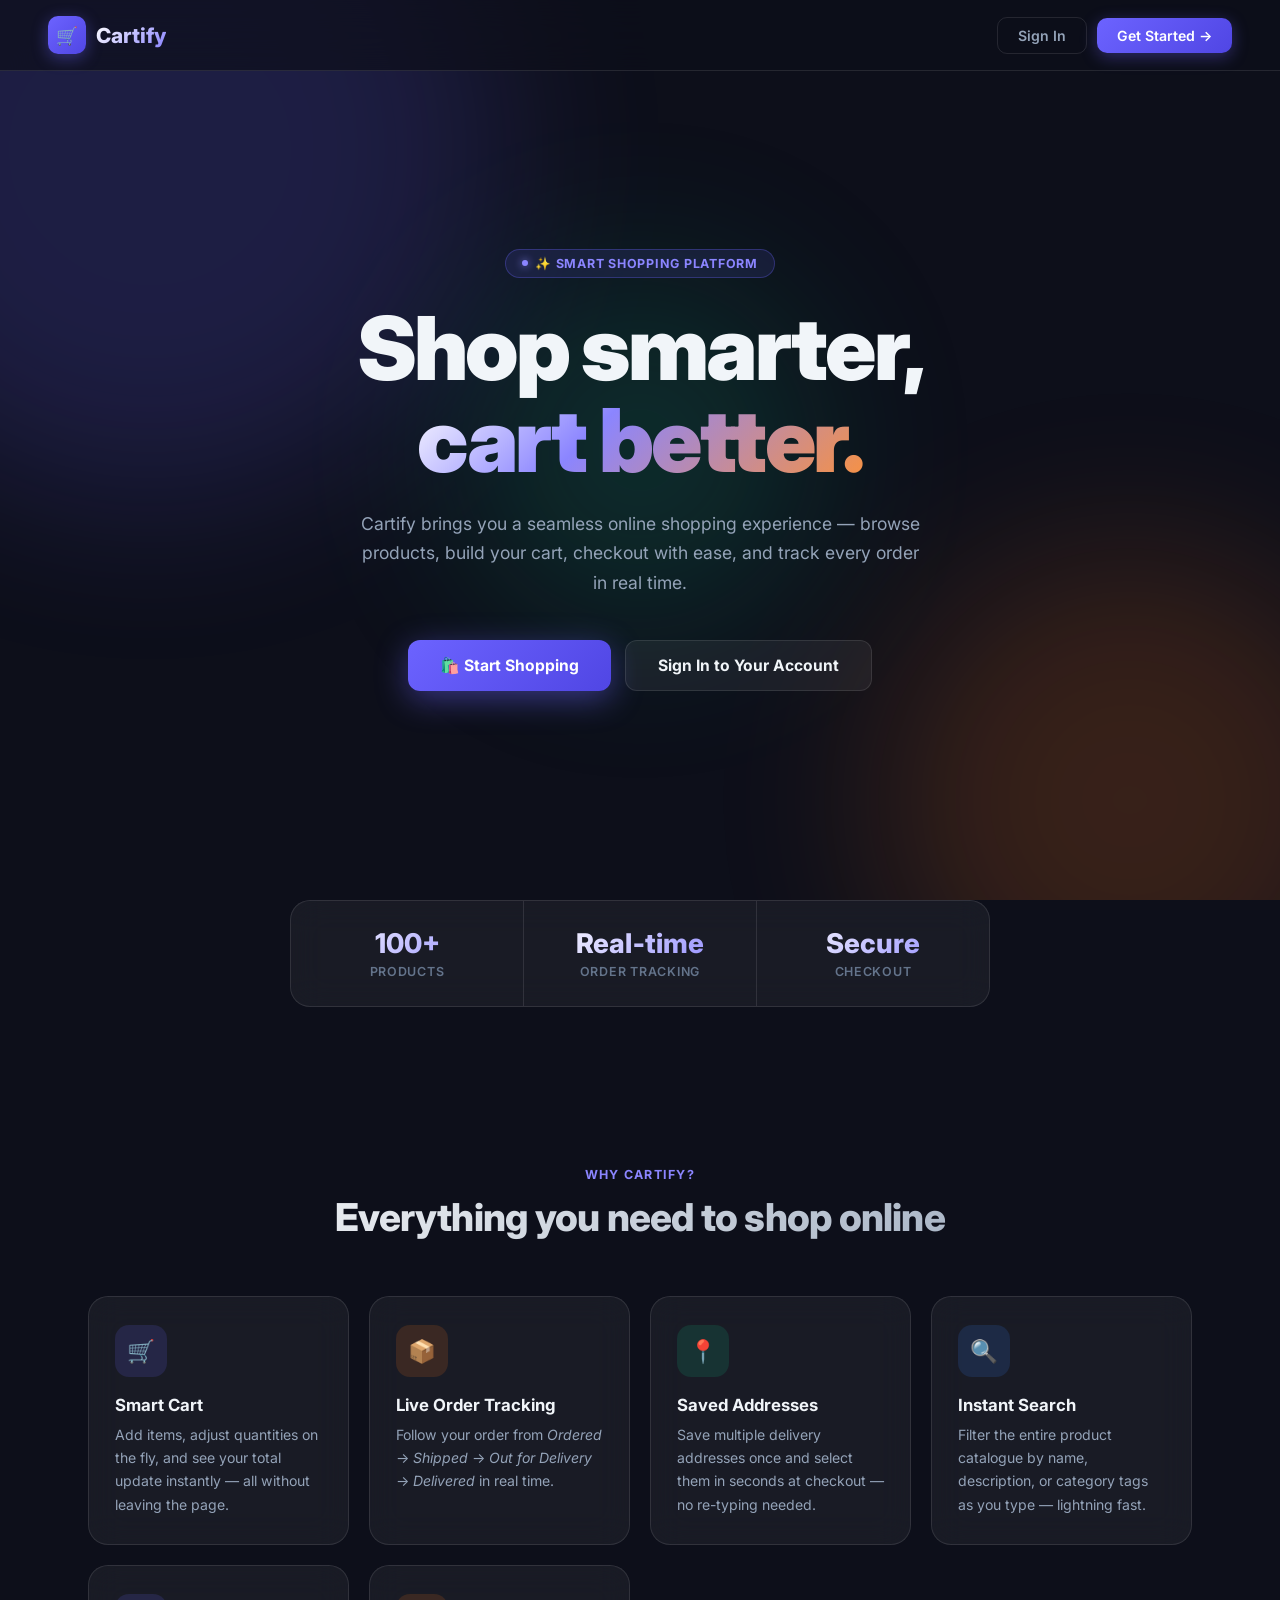
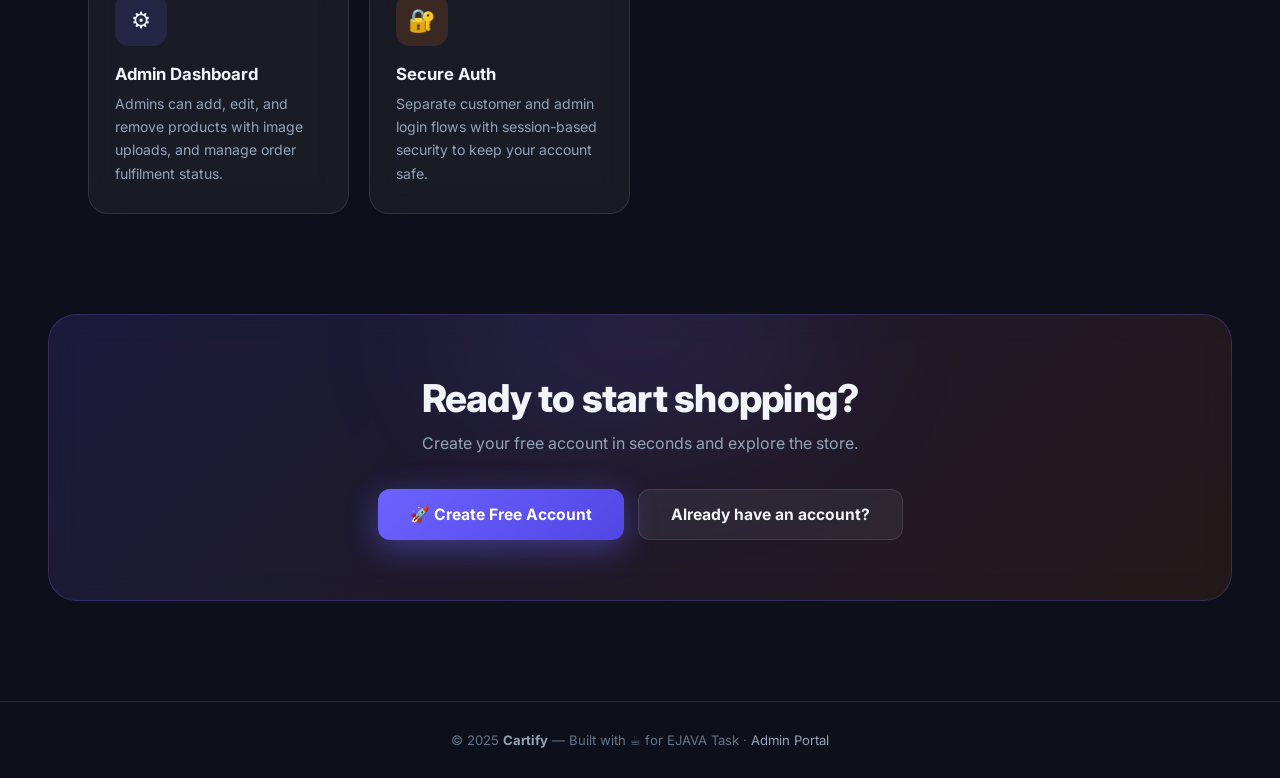
<file: src/main/resources/static/index.html>
<!doctype html>
<html lang="en">
<head>
  <meta charset="UTF-8">
  <meta name="viewport" content="width=device-width, initial-scale=1.0">
  <title>Cartify — Smart Shopping, Delivered</title>
  <meta name="description" content="Cartify is a modern online shopping platform. Browse products, manage your cart, and track orders in real time.">
  <link rel="preconnect" href="https://fonts.googleapis.com">
  <link rel="preconnect" href="https://fonts.gstatic.com" crossorigin>
  <link href="https://fonts.googleapis.com/css2?family=Inter:wght@300;400;500;600;700;800;900&display=swap" rel="stylesheet">
  <style>
    *, *::before, *::after { box-sizing: border-box; margin: 0; padding: 0; }

    :root {
      --brand:       #6c63ff;
      --brand-light: #8b85ff;
      --brand-dark:  #5046e4;
      --accent:      #f97316;
      --accent-light:#fb923c;
      --success:     #10b981;
      --bg:          #0d0f1a;
      --surface:     rgba(255,255,255,0.05);
      --glass-border:rgba(255,255,255,0.10);
      --text:        #f1f5f9;
      --muted:       #64748b;
      --sub:         #94a3b8;
      --radius-lg:   20px;
      --transition:  0.25s cubic-bezier(0.4,0,0.2,1);
    }

    html { scroll-behavior: smooth; }

    body {
      font-family: 'Inter', system-ui, sans-serif;
      background: var(--bg);
      color: var(--text);
      min-height: 100vh;
      overflow-x: hidden;
      -webkit-font-smoothing: antialiased;
    }

    /* ── Animated background blobs ── */
    .bg-blobs {
      position: fixed;
      inset: 0;
      pointer-events: none;
      z-index: 0;
      overflow: hidden;
    }

    .blob {
      position: absolute;
      border-radius: 50%;
      filter: blur(90px);
      opacity: 0.18;
      animation: blobDrift 14s ease-in-out infinite alternate;
    }

    .blob-1 {
      width: 700px; height: 700px;
      background: var(--brand);
      top: -200px; left: -200px;
      animation-duration: 16s;
    }

    .blob-2 {
      width: 500px; height: 500px;
      background: var(--accent);
      bottom: -150px; right: -100px;
      animation-duration: 20s;
      animation-direction: alternate-reverse;
    }

    .blob-3 {
      width: 350px; height: 350px;
      background: var(--success);
      top: 50%; left: 50%;
      transform: translate(-50%, -50%);
      animation-duration: 18s;
    }

    @keyframes blobDrift {
      from { transform: translate(0, 0) scale(1); }
      to   { transform: translate(40px, 30px) scale(1.08); }
    }

    /* ── Nav ── */
    nav {
      position: fixed;
      top: 0; left: 0; right: 0;
      z-index: 100;
      display: flex;
      align-items: center;
      justify-content: space-between;
      padding: 16px 48px;
      background: rgba(13,15,26,0.7);
      backdrop-filter: blur(20px);
      -webkit-backdrop-filter: blur(20px);
      border-bottom: 1px solid var(--glass-border);
    }

    .nav-logo {
      display: flex;
      align-items: center;
      gap: 10px;
      font-size: 1.3rem;
      font-weight: 800;
      color: var(--text);
      text-decoration: none;
    }

    .nav-logo .logo-icon {
      width: 38px; height: 38px;
      border-radius: 10px;
      background: linear-gradient(135deg, var(--brand), var(--brand-dark));
      display: flex;
      align-items: center;
      justify-content: center;
      font-size: 1.1rem;
      box-shadow: 0 4px 16px rgba(108,99,255,0.4);
      flex-shrink: 0;
    }

    .nav-logo span {
      background: linear-gradient(135deg, #fff 0%, var(--brand-light) 100%);
      -webkit-background-clip: text;
      -webkit-text-fill-color: transparent;
      background-clip: text;
    }

    .nav-links {
      display: flex;
      align-items: center;
      gap: 10px;
    }

    .nav-links a {
      text-decoration: none;
      font-weight: 600;
      font-size: 0.88rem;
      padding: 9px 20px;
      border-radius: 10px;
      transition: all var(--transition);
    }

    .nav-links .btn-ghost {
      color: var(--sub);
      border: 1px solid var(--glass-border);
      background: transparent;
    }

    .nav-links .btn-ghost:hover {
      color: var(--text);
      background: var(--surface);
    }

    .nav-links .btn-primary {
      color: #fff;
      background: linear-gradient(135deg, var(--brand), var(--brand-dark));
      box-shadow: 0 4px 16px rgba(108,99,255,0.35);
    }

    .nav-links .btn-primary:hover {
      transform: translateY(-1px);
      box-shadow: 0 8px 24px rgba(108,99,255,0.5);
    }

    /* ── Hero ── */
    .hero {
      position: relative;
      z-index: 1;
      min-height: 100vh;
      display: flex;
      flex-direction: column;
      align-items: center;
      justify-content: center;
      text-align: center;
      padding: 120px 24px 80px;
    }

    .hero-badge {
      display: inline-flex;
      align-items: center;
      gap: 7px;
      padding: 6px 16px;
      border-radius: 999px;
      background: rgba(108,99,255,0.12);
      border: 1px solid rgba(108,99,255,0.3);
      color: var(--brand-light);
      font-size: 0.78rem;
      font-weight: 700;
      letter-spacing: 0.06em;
      text-transform: uppercase;
      margin-bottom: 24px;
      animation: fadeUp 0.6s ease both;
    }

    .hero-badge::before {
      content: '';
      width: 6px; height: 6px;
      border-radius: 50%;
      background: var(--brand-light);
      box-shadow: 0 0 8px var(--brand-light);
      animation: pulse 2s ease infinite;
    }

    @keyframes pulse {
      0%, 100% { opacity: 1; }
      50%       { opacity: 0.4; }
    }

    .hero h1 {
      font-size: clamp(2.8rem, 7vw, 5.5rem);
      font-weight: 900;
      line-height: 1.05;
      letter-spacing: -0.03em;
      margin-bottom: 22px;
      animation: fadeUp 0.7s 0.1s ease both;
    }

    .hero h1 .gradient-text {
      background: linear-gradient(135deg, #fff 0%, var(--brand-light) 40%, var(--accent-light) 100%);
      -webkit-background-clip: text;
      -webkit-text-fill-color: transparent;
      background-clip: text;
    }

    .hero-sub {
      max-width: 560px;
      font-size: 1.1rem;
      color: var(--sub);
      line-height: 1.7;
      margin-bottom: 42px;
      animation: fadeUp 0.7s 0.2s ease both;
    }

    .hero-cta {
      display: flex;
      gap: 14px;
      justify-content: center;
      flex-wrap: wrap;
      animation: fadeUp 0.7s 0.3s ease both;
    }

    .cta-btn {
      display: inline-flex;
      align-items: center;
      gap: 8px;
      padding: 15px 32px;
      border-radius: 12px;
      font-size: 0.98rem;
      font-weight: 700;
      text-decoration: none;
      transition: all var(--transition);
      white-space: nowrap;
    }

    .cta-primary {
      background: linear-gradient(135deg, var(--brand) 0%, var(--brand-dark) 100%);
      color: #fff;
      box-shadow: 0 8px 32px rgba(108,99,255,0.45);
    }

    .cta-primary:hover {
      transform: translateY(-2px);
      box-shadow: 0 14px 40px rgba(108,99,255,0.6);
      color: #fff;
    }

    .cta-secondary {
      background: rgba(255,255,255,0.06);
      color: var(--text);
      border: 1px solid var(--glass-border);
    }

    .cta-secondary:hover {
      background: rgba(255,255,255,0.10);
      transform: translateY(-1px);
      color: #fff;
    }

    /* ── Features ── */
    .features {
      position: relative;
      z-index: 1;
      padding: 80px 48px 100px;
      max-width: 1200px;
      margin: 0 auto;
    }

    .section-label {
      text-align: center;
      font-size: 0.78rem;
      font-weight: 700;
      letter-spacing: 0.1em;
      text-transform: uppercase;
      color: var(--brand-light);
      margin-bottom: 12px;
    }

    .section-title {
      text-align: center;
      font-size: clamp(1.6rem, 3vw, 2.4rem);
      font-weight: 800;
      letter-spacing: -0.02em;
      margin-bottom: 56px;
      background: linear-gradient(135deg, #fff 0%, var(--sub) 100%);
      -webkit-background-clip: text;
      -webkit-text-fill-color: transparent;
      background-clip: text;
    }

    .features-grid {
      display: grid;
      grid-template-columns: repeat(auto-fit, minmax(260px, 1fr));
      gap: 20px;
    }

    .feature-card {
      background: var(--surface);
      backdrop-filter: blur(16px);
      border: 1px solid var(--glass-border);
      border-radius: var(--radius-lg);
      padding: 28px 26px;
      transition: transform var(--transition), box-shadow var(--transition), border-color var(--transition);
      animation: fadeUp 0.6s ease both;
    }

    .feature-card:hover {
      transform: translateY(-5px);
      box-shadow: 0 20px 50px rgba(0,0,0,0.45);
      border-color: rgba(108,99,255,0.3);
    }

    .feature-icon {
      width: 52px; height: 52px;
      border-radius: 14px;
      display: flex;
      align-items: center;
      justify-content: center;
      font-size: 1.4rem;
      margin-bottom: 18px;
    }

    .icon-purple { background: rgba(108,99,255,0.15); }
    .icon-orange { background: rgba(249,115,22,0.15); }
    .icon-green  { background: rgba(16,185,129,0.15); }
    .icon-blue   { background: rgba(59,130,246,0.15); }

    .feature-card h3 {
      font-size: 1.05rem;
      font-weight: 700;
      color: var(--text);
      margin-bottom: 8px;
    }

    .feature-card p {
      font-size: 0.88rem;
      color: var(--sub);
      line-height: 1.65;
    }

    /* ── CTA Section ── */
    .cta-section {
      position: relative;
      z-index: 1;
      margin: 0 48px 100px;
      padding: 60px 48px;
      background: linear-gradient(135deg, rgba(108,99,255,0.15) 0%, rgba(249,115,22,0.10) 100%);
      border: 1px solid rgba(108,99,255,0.25);
      border-radius: 28px;
      text-align: center;
      backdrop-filter: blur(16px);
      overflow: hidden;
    }

    .cta-section::before {
      content: '';
      position: absolute;
      top: -80px; left: 50%; transform: translateX(-50%);
      width: 400px; height: 200px;
      background: var(--brand);
      border-radius: 50%;
      filter: blur(80px);
      opacity: 0.12;
      pointer-events: none;
    }

    .cta-section h2 {
      font-size: clamp(1.6rem, 3vw, 2.4rem);
      font-weight: 800;
      letter-spacing: -0.02em;
      margin-bottom: 12px;
      position: relative;
    }

    .cta-section p {
      color: var(--sub);
      font-size: 1rem;
      margin-bottom: 36px;
      position: relative;
    }

    .cta-buttons {
      display: flex;
      gap: 14px;
      justify-content: center;
      flex-wrap: wrap;
      position: relative;
    }

    /* ── Footer ── */
    footer {
      position: relative;
      z-index: 1;
      text-align: center;
      padding: 30px 24px;
      border-top: 1px solid var(--glass-border);
      color: var(--muted);
      font-size: 0.82rem;
    }

    footer a {
      color: var(--sub);
      text-decoration: none;
    }

    footer a:hover { color: var(--text); }

    /* ── Stats strip ── */
    .stats-strip {
      position: relative;
      z-index: 1;
      display: flex;
      justify-content: center;
      gap: 0;
      margin: 0 auto 80px;
      max-width: 700px;
      background: var(--surface);
      border: 1px solid var(--glass-border);
      border-radius: var(--radius-lg);
      overflow: hidden;
      backdrop-filter: blur(16px);
    }

    .stat-item {
      flex: 1;
      padding: 26px 20px;
      text-align: center;
      border-right: 1px solid var(--glass-border);
    }

    .stat-item:last-child { border-right: none; }

    .stat-item .stat-num {
      font-size: 1.7rem;
      font-weight: 800;
      background: linear-gradient(135deg, #fff, var(--brand-light));
      -webkit-background-clip: text;
      -webkit-text-fill-color: transparent;
      background-clip: text;
      display: block;
    }

    .stat-item .stat-label {
      font-size: 0.78rem;
      color: var(--muted);
      margin-top: 3px;
      font-weight: 600;
      text-transform: uppercase;
      letter-spacing: 0.06em;
    }

    /* ── Animations ── */
    @keyframes fadeUp {
      from { opacity: 0; transform: translateY(22px); }
      to   { opacity: 1; transform: translateY(0); }
    }

    /* ── Responsive ── */
    @media (max-width: 768px) {
      nav { padding: 14px 20px; }
      .features { padding: 60px 20px 80px; }
      .cta-section { margin: 0 16px 80px; padding: 44px 24px; }
      .stats-strip { margin: 0 16px 60px; }
    }

    @media (max-width: 480px) {
      .hero h1 { font-size: 2.4rem; }
      .nav-links .btn-ghost { display: none; }
    }
  </style>
</head>
<body>

  <!-- Animated background -->
  <div class="bg-blobs" aria-hidden="true">
    <div class="blob blob-1"></div>
    <div class="blob blob-2"></div>
    <div class="blob blob-3"></div>
  </div>

  <!-- Navigation -->
  <nav>
    <a href="/index.html" class="nav-logo">
      <div class="logo-icon">🛒</div>
      <span>Cartify</span>
    </a>
    <div class="nav-links">
      <a href="/login.html" class="btn-ghost">Sign In</a>
      <a href="/register.html" class="btn-primary">Get Started →</a>
    </div>
  </nav>

  <!-- Hero -->
  <section class="hero">
    <div class="hero-badge">✨ Smart Shopping Platform</div>

    <h1>
      Shop smarter,<br>
      <span class="gradient-text">cart better.</span>
    </h1>

    <p class="hero-sub">
      Cartify brings you a seamless online shopping experience — browse products, build your cart, checkout with ease, and track every order in real time.
    </p>

    <div class="hero-cta">
      <a href="/register.html" class="cta-btn cta-primary">
        🛍️ Start Shopping
      </a>
      <a href="/login.html" class="cta-btn cta-secondary">
        Sign In to Your Account
      </a>
    </div>
  </section>

  <!-- Stats Strip -->
  <div class="stats-strip">
    <div class="stat-item">
      <span class="stat-num">100+</span>
      <span class="stat-label">Products</span>
    </div>
    <div class="stat-item">
      <span class="stat-num">Real‑time</span>
      <span class="stat-label">Order Tracking</span>
    </div>
    <div class="stat-item">
      <span class="stat-num">Secure</span>
      <span class="stat-label">Checkout</span>
    </div>
  </div>

  <!-- Features -->
  <section class="features">
    <p class="section-label">Why Cartify?</p>
    <h2 class="section-title">Everything you need to shop online</h2>

    <div class="features-grid">
      <div class="feature-card" style="animation-delay:0s;">
        <div class="feature-icon icon-purple">🛒</div>
        <h3>Smart Cart</h3>
        <p>Add items, adjust quantities on the fly, and see your total update instantly — all without leaving the page.</p>
      </div>

      <div class="feature-card" style="animation-delay:0.1s;">
        <div class="feature-icon icon-orange">📦</div>
        <h3>Live Order Tracking</h3>
        <p>Follow your order from <em>Ordered</em> → <em>Shipped</em> → <em>Out for Delivery</em> → <em>Delivered</em> in real time.</p>
      </div>

      <div class="feature-card" style="animation-delay:0.2s;">
        <div class="feature-icon icon-green">📍</div>
        <h3>Saved Addresses</h3>
        <p>Save multiple delivery addresses once and select them in seconds at checkout — no re-typing needed.</p>
      </div>

      <div class="feature-card" style="animation-delay:0.3s;">
        <div class="feature-icon icon-blue">🔍</div>
        <h3>Instant Search</h3>
        <p>Filter the entire product catalogue by name, description, or category tags as you type — lightning fast.</p>
      </div>

      <div class="feature-card" style="animation-delay:0.4s;">
        <div class="feature-icon icon-purple">⚙️</div>
        <h3>Admin Dashboard</h3>
        <p>Admins can add, edit, and remove products with image uploads, and manage order fulfilment status.</p>
      </div>

      <div class="feature-card" style="animation-delay:0.5s;">
        <div class="feature-icon icon-orange">🔐</div>
        <h3>Secure Auth</h3>
        <p>Separate customer and admin login flows with session-based security to keep your account safe.</p>
      </div>
    </div>
  </section>

  <!-- CTA Section -->
  <section class="cta-section">
    <h2>Ready to start shopping?</h2>
    <p>Create your free account in seconds and explore the store.</p>
    <div class="cta-buttons">
      <a href="/register.html" class="cta-btn cta-primary">🚀 Create Free Account</a>
      <a href="/login.html"    class="cta-btn cta-secondary">Already have an account?</a>
    </div>
  </section>

  <!-- Footer -->
  <footer>
    <p>© 2025 <strong style="color:var(--sub);">Cartify</strong> — Built with ☕ for EJAVA Task · <a href="/admin-login.html">Admin Portal</a></p>
  </footer>

</body>
</html>
</file>
